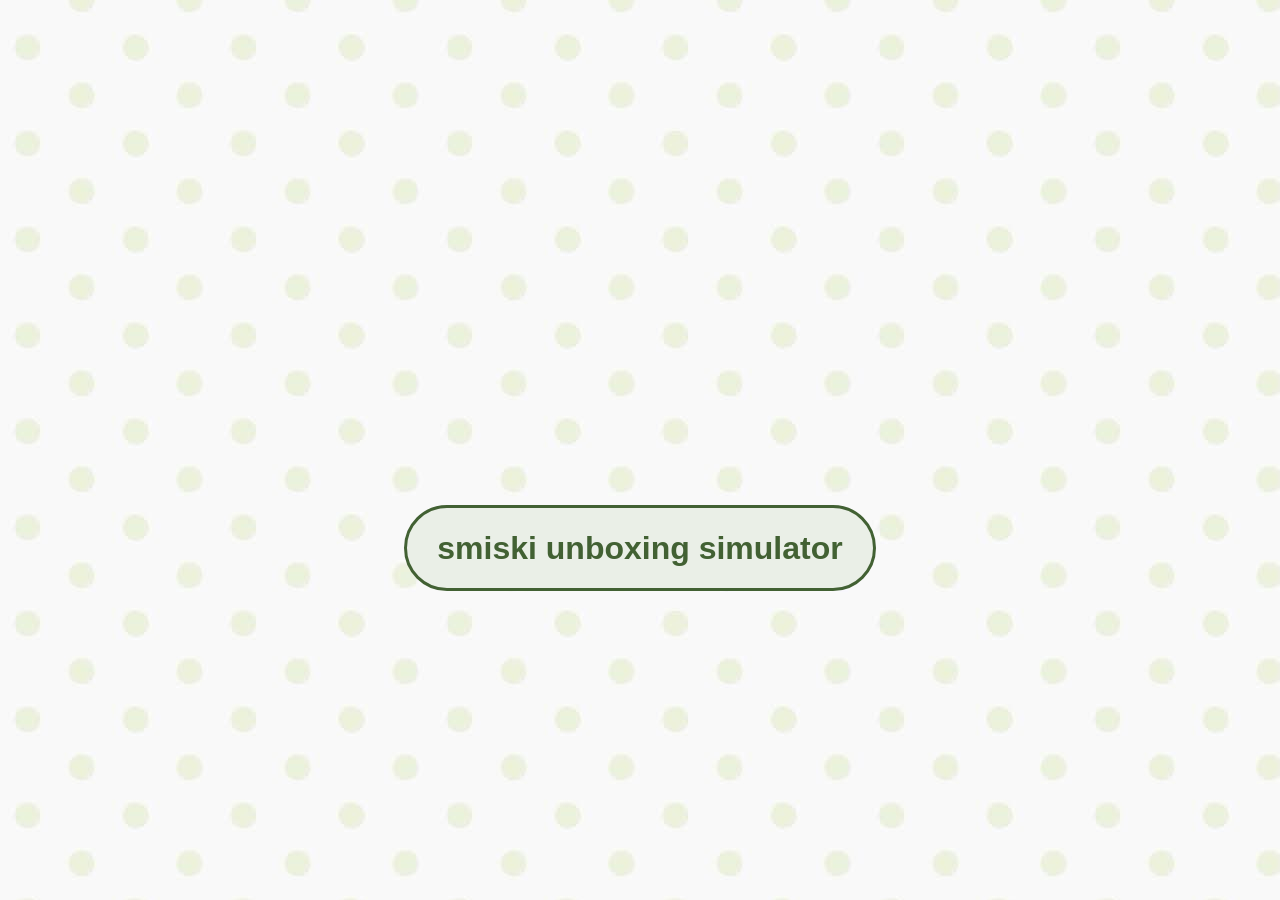
<file: index.html>
<!DOCTYPE html>
<html>
<head>
    <meta charset="UTF-8">
    <meta name="viewport" content="width=device-width, initial-scale=1.0">
    <title>smiski simulator</title>

    <link rel="stylesheet" href="styles.css">
</head>

<body>
    

    <div id="titleCard">
        <div id="startButton">
            <h1 id="titleText">smiski unboxing simulator</h1>
        </div>
    </div>
    
    <script src="script.js"></script>

</body>

</html>
</file>
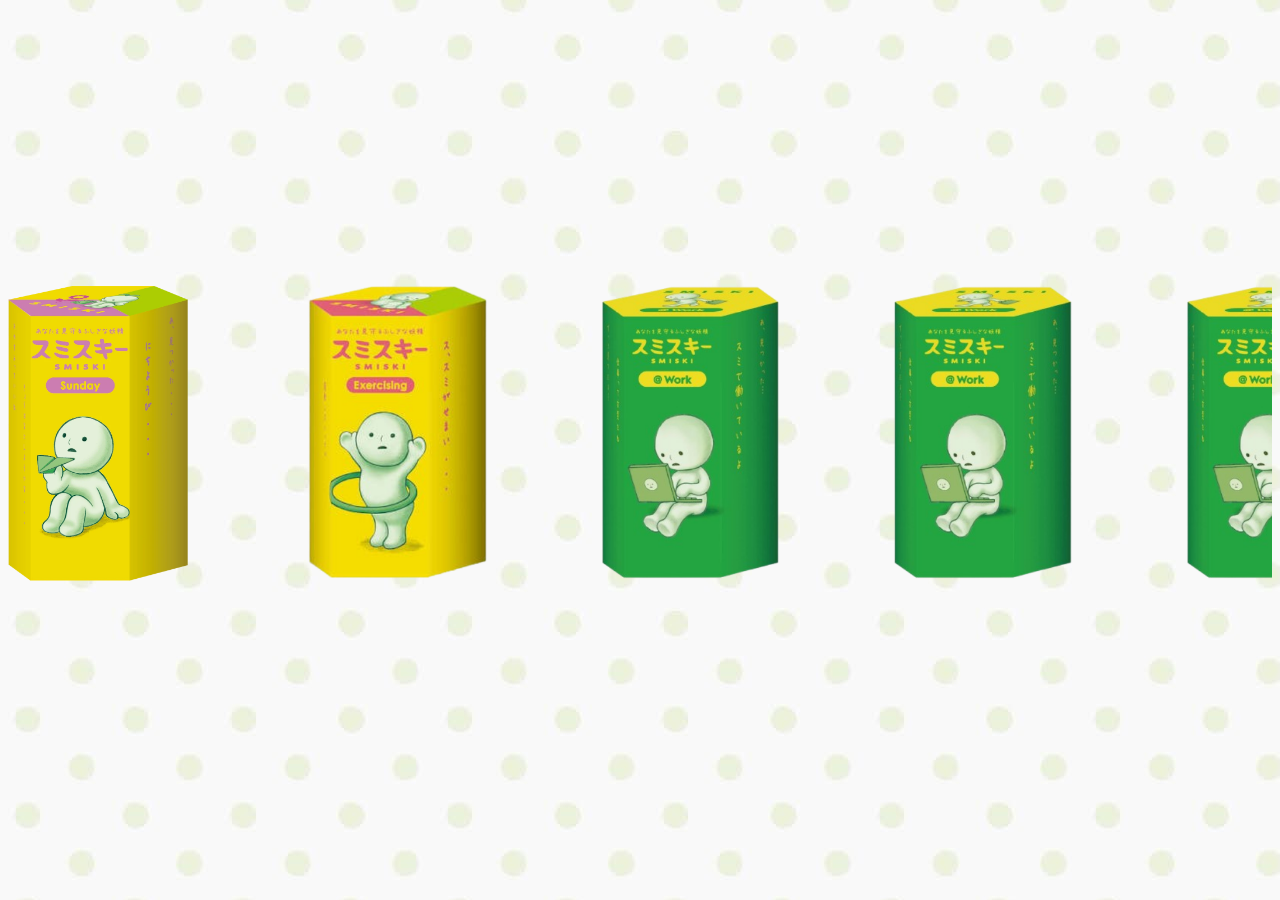
<file: menu.html>
<!DOCTYPE html>
<html>
<head>
    <meta charset="UTF-8">
    <meta name="viewport" content="width=device-width, initial-scale=1.0">
    <title>select box</title>

    <link rel="stylesheet" href="styles.css">
</head>

<body>
    <div id="boxMenu">
    <div id="scroll">
        <div id="sunday" class="boxes">
            <img src="boxes/sundayBox.jpg" alt="sundaySeries" style="width:20vh;padding-right: 7vh;">
        </div>
        <div id="exercise" class="boxes">
            <img src="boxes/exercisingBox.png" alt="exerciseSeries" style="width:32.5vh;">
        </div>
        <div id="work" class="boxes">
            <img src="boxes/workBox.png" alt="workSeries" style="width:32.5vh;">
        </div>
        <div id="work" class="boxes">
            <img src="boxes/workBox.png" alt="workSeries" style="width:32.5vh;">
        </div>
        <div id="work" class="boxes">
            <img src="boxes/workBox.png" alt="workSeries" style="width:32.5vh;">
        </div>
        <div id="work" class="boxes">
            <img src="boxes/workBox.png" alt="workSeries" style="width:32.5vh;">
        </div>
        <div id="work" class="boxes">
            <img src="boxes/workBox.png" alt="workSeries" style="width:32.5vh;">
        </div>
        <div id="work" class="boxes">
            <img src="boxes/workBox.png" alt="workSeries" style="width:32.5vh;">
        </div>
        <div id="work" class="boxes">
            <img src="boxes/workBox.png" alt="workSeries" style="width:32.5vh;">
        </div>
        <div id="work" class="boxes">
            <img src="boxes/workBox.png" alt="workSeries" style="width:32.5vh;">
        </div>
    </div>
    </div>
    
    <script src="menuScript.js"></script>

</body>

</html>
</file>
<file: styles.css>
body {
    background-image:url('smiski-bg.jpg');
}

#titleCard {
    display:flex;
    align-items: center;
    justify-content: center;
    height:95vh;
}

#titleText {
    color:#426133;
    text-align: center;
    text-justify: auto;
    font-family: 'Franklin Gothic Medium', 'Arial Narrow', Arial, sans-serif;

    user-select: none;
}

#startButton {
    margin-top:25vh;
    padding-left: 30px;
    padding-right: 30px;

    border: 3px solid #426133;
    border-radius:50px;
    background-color: #eaefe7;
}

#startButton:hover {
    background-color: #ced8c9;
    cursor: pointer;
}
#startButton:active {
    background-color: #eaefe7;

}



#boxMenu {
    display:flex;
    align-items: center;
    justify-content: center;
    height:95vh;


}
#scroll {
    display:flex;
    overflow-x:auto;
}
</file>
